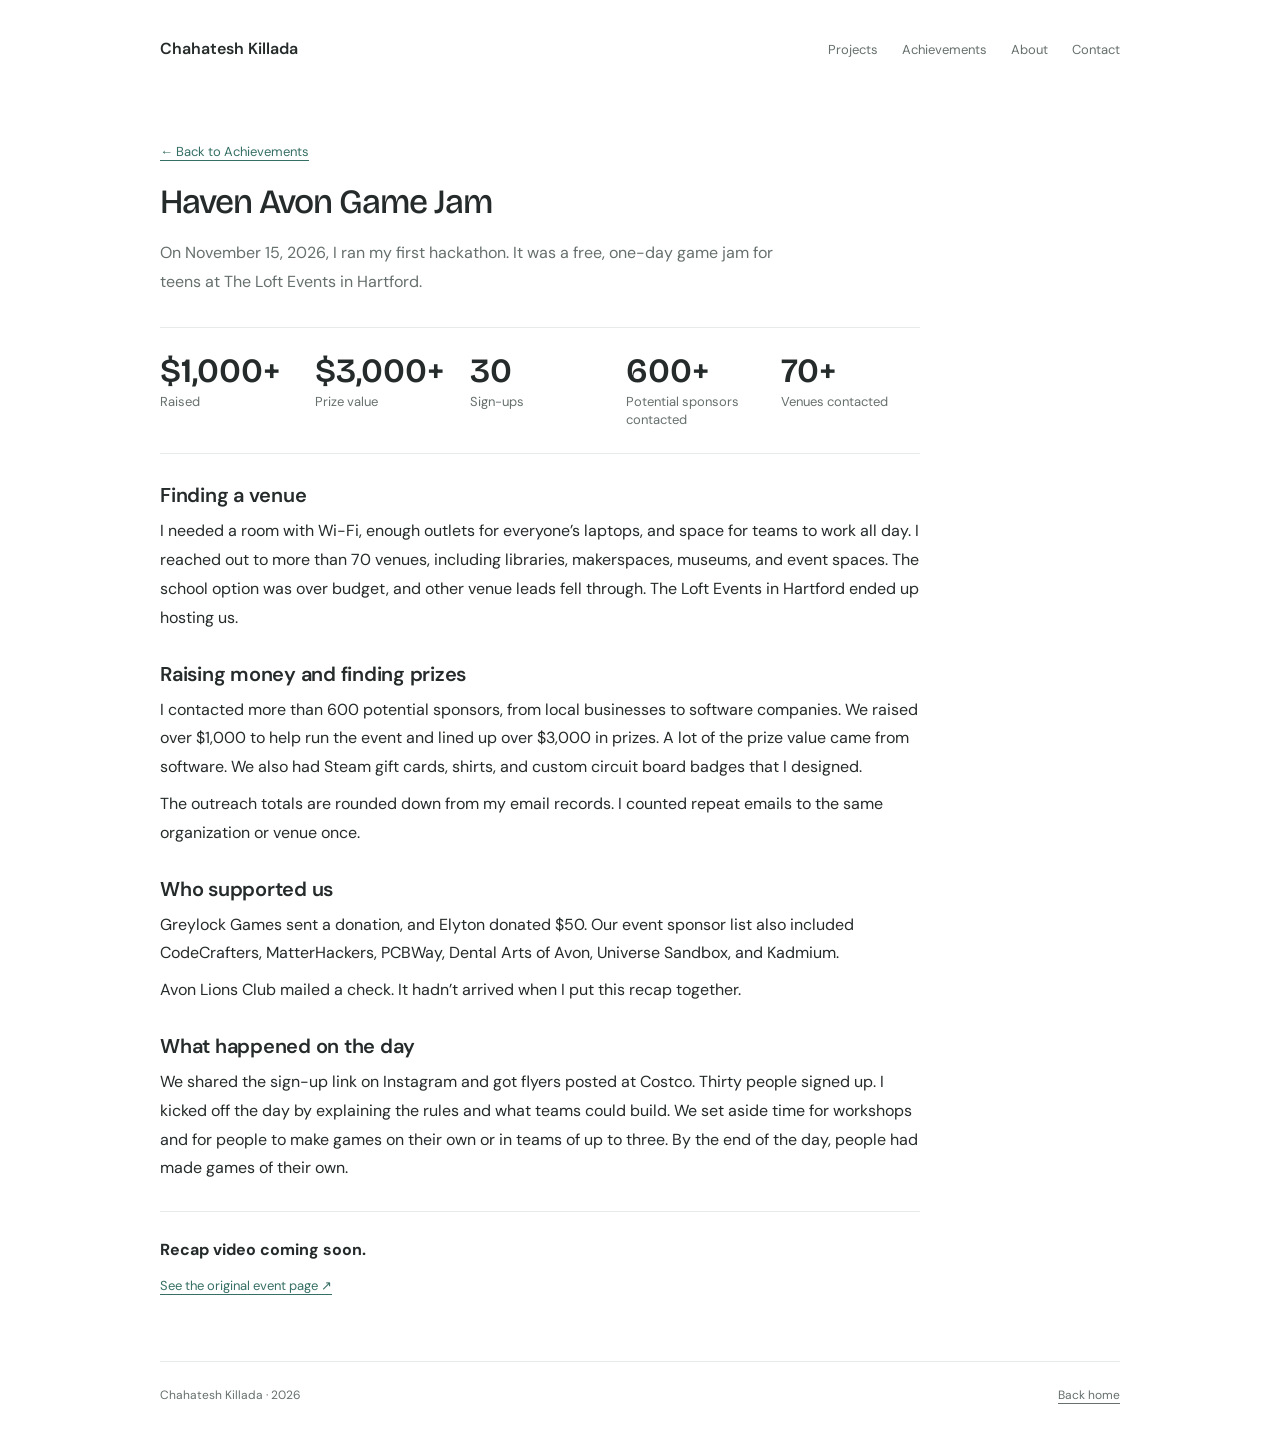
<file: haven-avon.html>
<!DOCTYPE html>
<html lang="en">
<head>
<meta charset="UTF-8" />
<meta name="viewport" content="width=device-width, initial-scale=1.0, viewport-fit=cover" />
<meta name="theme-color" content="#ffffff" />
<title>Haven Avon Game Jam — Chahatesh Killada</title>
<meta name="description" content="How I organized Haven Avon, my first teen game jam, from finding a venue to raising funds and getting prizes." />
<link rel="canonical" href="https://chahatesh.com/haven-avon.html" />
<link rel="icon" href="favicon.svg?v=ck2" type="image/svg+xml" />
<link rel="stylesheet" href="style.css" />
<script src="main.js" defer></script>
</head>
<body>
<a class="skip-link" href="#main">Skip to content</a>
<header class="site-header wrap"><a class="site-name" href="index.html">Chahatesh Killada</a><nav aria-label="Main navigation"><a href="projects.html">Projects</a><a href="achievements.html">Achievements</a><a href="index.html#about">About</a><a href="index.html#contact">Contact</a></nav></header>
<main id="main" class="wrap">
<article class="haven-recap">
  <header class="page-hero">
    <a class="text-link" href="achievements.html#haven-avon">← Back to Achievements</a>
    <h1>Haven Avon Game Jam</h1>
    <p class="page-description">On November 15, 2026, I ran my first hackathon. It was a free, one-day game jam for teens at The Loft Events in Hartford.</p>
  </header>
  <dl class="haven-stats" aria-label="Haven Avon by the numbers">
    <div><dt>Raised</dt><dd>$1,000+</dd></div>
    <div><dt>Prize value</dt><dd>$3,000+</dd></div>
    <div><dt>Sign-ups</dt><dd>30</dd></div>
    <div><dt>Potential sponsors contacted</dt><dd>600+</dd></div>
    <div><dt>Venues contacted</dt><dd>70+</dd></div>
  </dl>

  <section aria-labelledby="haven-venue">
    <h2 id="haven-venue">Finding a venue</h2>
    <p>I needed a room with Wi-Fi, enough outlets for everyone’s laptops, and space for teams to work all day. I reached out to more than 70 venues, including libraries, makerspaces, museums, and event spaces. The school option was over budget, and other venue leads fell through. The Loft Events in Hartford ended up hosting us.</p>
  </section>

  <section aria-labelledby="haven-funding">
    <h2 id="haven-funding">Raising money and finding prizes</h2>
    <p>I contacted more than 600 potential sponsors, from local businesses to software companies. We raised over $1,000 to help run the event and lined up over $3,000 in prizes. A lot of the prize value came from software. We also had Steam gift cards, shirts, and custom circuit board badges that I designed.</p>
    <p>The outreach totals are rounded down from my email records. I counted repeat emails to the same organization or venue once.</p>
  </section>

  <section aria-labelledby="haven-supporters">
    <h2 id="haven-supporters">Who supported us</h2>
    <p>Greylock Games sent a donation, and Elyton donated $50. Our event sponsor list also included CodeCrafters, MatterHackers, PCBWay, Dental Arts of Avon, Universe Sandbox, and Kadmium.</p>
    <p>Avon Lions Club mailed a check. It hadn’t arrived when I put this recap together.</p>
  </section>

  <section aria-labelledby="haven-day">
    <h2 id="haven-day">What happened on the day</h2>
    <p>We shared the sign-up link on Instagram and got flyers posted at Costco. Thirty people signed up. I kicked off the day by explaining the rules and what teams could build. We set aside time for workshops and for people to make games on their own or in teams of up to three. By the end of the day, people had made games of their own.</p>
  </section>

  <footer class="haven-recap-footer">
    <p><strong>Recap video coming soon.</strong></p>
    <a class="text-link" href="https://haven.hackclub.com/avon" target="_blank" rel="noopener">See the original event page ↗</a>
  </footer>
</article>
</main>
<footer class="site-footer wrap"><p>Chahatesh Killada · <span data-year>2026</span></p><a href="index.html">Back home</a></footer>
</body>
</html>
</file>
<file: style.css>
/* A personal website: readable text, direct links, and the actual work. */
@font-face {
  font-family: "DM Sans";
  src: url("assets/dm-sans.woff2") format("woff2");
  font-weight: 400 700;
  font-display: swap;
}
@font-face {
  font-family: "Bricolage Grotesque";
  src: url("assets/bricolage.woff2") format("woff2");
  font-weight: 400 800;
  font-display: swap;
}
:root {
  --paper: #ffffff;
  --ink: #252a2a;
  --muted: #66706e;
  --line: #e6eaea;
  --link: #356f65;
  --soft: #f5f7f6;
  --body: "DM Sans", Arial, sans-serif;
  --display: "Bricolage Grotesque", "Trebuchet MS", sans-serif;
}
*, *::before, *::after { box-sizing: border-box; }
html { -webkit-text-size-adjust: 100%; scroll-padding-top: 28px; }
body { margin: 0; min-width: 320px; background: var(--paper); color: var(--ink); font: 16px/1.8 var(--body); -webkit-font-smoothing: antialiased; }
body.modal-open { overflow: hidden; }
[hidden] { display: none !important; }
img { display: block; max-width: 100%; height: auto; }
h1, h2, h3, h4, p, figure { margin: 0; }
h1, h2, h3, h4 { font-weight: 500; line-height: 1.35; }
h1 { font-family: var(--display); font-size: 42px; letter-spacing: -1px; }
h2 { font-size: 20px; font-weight: 600; letter-spacing: -.25px; }
h3 { font-size: 18px; letter-spacing: -.15px; }
ul { list-style: none; margin: 0; padding: 0; }
a { color: var(--link); text-decoration-thickness: 1px; text-underline-offset: 4px; }
a:hover { text-decoration-color: var(--ink); color: var(--ink); }
button, input, textarea { font: inherit; }
button { color: inherit; cursor: pointer; touch-action: manipulation; }
a, button { -webkit-tap-highlight-color: transparent; }
button:disabled { cursor: wait; opacity: .6; }
:focus-visible { outline: 2px solid var(--link); outline-offset: 5px; }
::selection { background: #dcece6; color: var(--ink); }
.wrap { width: min(960px, calc(100% - 56px)); margin-inline: auto; }
.skip-link { position: fixed; top: 12px; left: 12px; padding: 8px 15px; z-index: 200; background: white; transform: translateY(-180%); }
.skip-link:focus { transform: none; }

/* The name is the identity. Navigation is just links. */
.site-header { display: flex; align-items: center; justify-content: space-between; gap: 32px; padding-block: 30px; }
.site-name { color: var(--ink); font-size: 16px; font-weight: 600; text-decoration: none; white-space: nowrap; }
.site-header nav { display: flex; flex-wrap: wrap; gap: 24px; }
.site-header nav a { padding-block: 8px; color: var(--muted); font-size: 13px; text-decoration: none; }
.site-header nav a:hover, .site-header nav a[aria-current="page"] { color: var(--ink); text-decoration: underline; }
.intro { padding-block: 30px 40px; }
.intro-copy { max-width: 690px; }
.intro h1 { margin-bottom: 20px; }
.intro-copy > p { margin-top: 15px; font-size: 17px; line-height: 1.85; }
.intro .intro-links { display: flex; gap: 23px; margin-top: 23px; font-size: 14px; }

.section { padding-block: 30px 38px; border-top: 1px solid var(--line); }
.section-heading { display: flex; align-items: baseline; justify-content: space-between; gap: 22px; margin-bottom: 15px; }
.section-heading > a { font-size: 13px; flex-shrink: 0; }
.selected-work { display: grid; gap: 22px; padding-top: 9px; }
.work-project, .archive-card, .build-gallery > article { padding: 24px; border: 1px solid #dce3e0; border-radius: 8px; background: var(--paper); }
.work-project:focus-within, .archive-card:focus-within, .build-gallery > article:focus-within { border-color: var(--link); }
.work-project { display: grid; grid-template-columns: minmax(0, 1fr) 280px; gap: 32px; align-items: center; min-width: 0; }
.work-copy { max-width: 510px; }
.work-copy h3 a, .work-copy h3 button { color: var(--ink); font: inherit; letter-spacing: inherit; text-decoration: none; }
.work-copy h3 button { border: 0; background: none; padding: 0; text-align: left; }
.work-copy h3 a:hover, .work-copy h3 button:hover { text-decoration: underline; text-underline-offset: 4px; }
.work-copy p { color: var(--muted); font-size: 15px; line-height: 1.8; margin-top: 9px; }
.text-link { display: inline-block; padding: 4px 0; margin: 7px 0 0; border: 0; background: transparent; color: var(--link); font-size: 13px; line-height: 1.6; text-decoration: underline; text-decoration-thickness: 1px; text-underline-offset: 4px; text-align: left; }
.text-link:hover { color: var(--ink); }
.project-preview { display: block; width: 100%; padding: 0; border: 0; background: none; }
.project-preview img { width: 100%; height: auto; max-height: 190px; object-fit: contain; border: 1px solid var(--line); border-radius: 4px; }
.photo-preview img { height: 290px; max-height: none; object-fit: cover; object-position: center 32%; border: 0; }

/* The visual interest comes from Chahatesh’s own builds and presentations. */
.intro-gallery { display: grid; grid-template-columns: .8fr 1.4fr; gap: 22px; margin-top: 29px; }
.intro-photo { display: block; width: 100%; padding: 0; border: 0; background: var(--soft); border-radius: 4px; overflow: hidden; }
.intro-photo img { width: 100%; height: 290px; object-fit: cover; object-position: center 42%; }
.intro-gallery figure:last-child img { object-position: center 45%; }
.intro-gallery figcaption { color: var(--muted); font-size: 12px; margin-top: 9px; line-height: 1.6; }
.build-gallery { display: grid; grid-template-columns: repeat(3, minmax(0, 1fr)); gap: 25px; padding-top: 8px; }
.build-gallery > article { min-width: 0; padding: 14px; }
.build-gallery-image { display: block; background: var(--soft); border: 1px solid var(--line); border-radius: 4px; overflow: hidden; }
.build-gallery-image img { width: 100%; height: 163px; object-fit: contain; }
.build-gallery h3 { font-size: 14px; font-weight: 400; margin-top: 11px; line-height: 1.6; }
.build-gallery h3 a { color: var(--ink); }

.video-grid { display: grid; grid-template-columns: 1fr 1fr; gap: 30px; padding-top: 8px; }
.video-thumb { display: block; aspect-ratio: 16 / 9; overflow: hidden; border-radius: 3px; }
.video-thumb img { width: 100%; height: 100%; object-fit: cover; }
.video-item h3 { font-size: 15px; line-height: 1.65; font-weight: 400; margin-top: 12px; }
.video-item h3 a { color: var(--ink); }
.contact-section > h2 { margin-bottom: 20px; }
.about-layout { display: grid; grid-template-columns: .85fr 1.15fr; gap: 68px; }
.about-copy { max-width: 380px; }
.about-copy h2 { margin-bottom: 21px; }
.about-copy p { font-size: 16px; line-height: 1.8; }
.about-copy p + p { margin-top: 14px; }
.about-copy .about-lead { max-width: 320px; font-size: 26px; line-height: 1.45; letter-spacing: -.4px; margin-bottom: 18px; }
.about-copy strong { font-weight: 600; }
.about-lead strong { color: var(--link); }
.milestones { min-width: 0; }
.milestones > h3 { font-size: 17px; font-weight: 600; margin-bottom: 7px; }
.milestones li { display: grid; grid-template-columns: 70px minmax(0, 1fr); gap: 20px; padding-block: 19px; }
.milestones li + li { border-top: 1px solid var(--line); }
.milestone-label { color: var(--muted); font-size: 12px; padding-top: 2px; }
.milestone-copy h4 { font-size: 16px; font-weight: 600; line-height: 1.5; }
.milestone-copy p { margin-top: 5px; color: var(--muted); font-size: 14px; line-height: 1.75; }
.milestone-copy strong { color: var(--ink); font-weight: 600; }
.milestones > a { display: inline-flex; align-items: center; gap: 7px; min-height: 44px; margin-top: 1px; font-size: 14px; }
.contact-section > p { font-size: 15px; }
.contact-section a { overflow-wrap: anywhere; }
.contact-socials { display: flex; gap: 23px; margin-top: 16px; }
.message-details { max-width: 600px; margin-top: 23px; }
.message-details summary { width: fit-content; color: var(--muted); font-size: 13px; cursor: pointer; padding-block: 7px; }
.message-details summary:hover { color: var(--ink); }
.contact-form { margin-top: 23px; }
.contact-form label { display: block; font-size: 12px; margin-bottom: 17px; }
.optional { color: var(--muted); }
.form-row { display: grid; grid-template-columns: 1fr 1fr; gap: 18px; }
.contact-form input:not([type="hidden"]), .contact-form textarea { width: 100%; display: block; margin-top: 6px; padding: 10px 12px; color: var(--ink); background: #fff; border: 1px solid #cfd6d3; border-radius: 3px; font-size: 14px; min-height: 43px; }
.contact-form textarea { resize: vertical; min-height: 115px; }
.contact-form [aria-invalid="true"] { border-color: #a5322b; }
.form-bottom { display: flex; align-items: center; gap: 20px; }
.btn { display: inline-block; padding: 9px 15px; border: 1px solid #bcc7c2; border-radius: 3px; background: #fff; color: var(--ink); font-size: 13px; line-height: 1.6; text-align: center; }
.btn:hover { background: var(--soft); border-color: var(--ink); }
.form-status { color: var(--muted); font-size: 12px; line-height: 1.6; }
.form-status.bad { color: #9c2b25; }
.form-status.ok { color: #276144; }
.site-footer { display: flex; align-items: center; justify-content: space-between; gap: 20px; padding-block: 23px 32px; border-top: 1px solid var(--line); color: var(--muted); font-size: 12px; }
.site-footer a { color: var(--muted); }

/* A browseable list of projects, with real media where it exists. */
.page-hero { padding-block: 38px 30px; }
.page-hero h1 { font-size: 34px; }
.page-description { margin-top: 14px; color: var(--muted); max-width: 630px; font-size: 16px; }
.project-tools { display: flex; align-items: center; flex-wrap: wrap; gap: 20px; margin: 3px 0 35px; }
.project-search { width: 235px; }
.project-search input { width: 100%; min-width: 0; min-height: 40px; padding: 9px 11px; color: var(--ink); border: 1px solid #cfd6d3; border-radius: 3px; background: #fff; font-size: 13px; }
.filter-bar { display: flex; align-items: center; flex-wrap: wrap; gap: 17px; flex: 1; }
.filter-btn { padding: 8px 0; border: 0; border-bottom: 1px solid transparent; background: none; color: var(--muted); font-size: 12px; min-height: 39px; }
.filter-btn:hover { color: var(--ink); }
.filter-btn.active { border-bottom-color: var(--ink); color: var(--ink); }
.filter-status { margin-left: auto; font-size: 11px; color: var(--muted); }
.archive-section { padding-bottom: 50px; }
.archive-grid { display: grid; gap: 22px; }
.archive-card { display: grid; grid-template-columns: 180px minmax(0, 1fr); gap: 32px; align-items: center; min-width: 0; }
.archive-thumb { display: block; width: 100%; padding: 0; border: 0; background: none; }
.archive-thumb img { width: 100%; height: auto; max-height: 150px; object-fit: contain; border-radius: 3px; }
.archive-thumb.photo img { height: 177px; max-height: none; object-fit: cover; object-position: center 40%; }
.archive-body .project-meta { color: var(--muted); font-size: 11px; margin-bottom: 6px; }
.archive-body h2 { font-size: 19px; font-weight: 500; letter-spacing: -.2px; }
.archive-body h2 a, .archive-body h2 button { color: var(--ink); text-decoration: none; }
.archive-body h2 a:hover, .archive-body h2 button:hover { text-decoration: underline; text-underline-offset: 4px; }
.archive-body h2 button { border: 0; background: none; padding: 0; font: inherit; text-align: left; }
.archive-body > p:not(.project-meta) { margin-top: 7px; font-size: 14px; color: var(--muted); line-height: 1.8; max-width: 560px; }
.archive-body .text-link { margin-top: 5px; font-size: 12px; }
.archive-no-image { display: block; margin-left: 0; }
.archive-note { font-size: 13px; margin-top: 35px; color: var(--muted); }
.archive-note .text-link { font-size: inherit; }
.archive-empty { padding-block: 15px 50px; font-size: 14px; color: var(--muted); }
.archive-empty .text-link { display: block; margin-top: 10px; }
.schematic-preview { display: block; border: 0; padding: 0; background: none; width: 100%; text-align: left; }
.schematic-preview img { width: 100%; height: auto; border-radius: 3px; }
.schematic-preview > span { display: block; margin-top: 8px; color: var(--muted); font-size: 10px; text-decoration: underline; text-underline-offset: 3px; }

.achievement-list { padding-bottom: 40px; }
.achievement-entry { display: grid; grid-template-columns: 80px minmax(0, 1fr) 165px; gap: 26px; align-items: start; padding-block: 27px; border-top: 1px solid var(--line); }
.achievement-entry.no-certificate { grid-template-columns: 80px minmax(0, 1fr); }
.achievement-date, .achievement-entry > time { font-size: 12px; color: var(--muted); padding-top: 2px; }
.achievement-copy h2 { font-size: 19px; font-weight: 500; }
.achievement-copy > p { max-width: 570px; margin-top: 9px; color: var(--muted); font-size: 14px; line-height: 1.8; }
.certificate-preview { display: block; padding: 0; border: 0; background: none; max-width: 220px; }
.certificate-preview img { width: 100%; max-height: 135px; object-fit: contain; border-radius: 2px; }
.certificate-preview span { display: block; font-size: 10px; color: var(--muted); margin-top: 8px; text-decoration: underline; text-underline-offset: 3px; }
.awards-line { display: flex; gap: 7px 16px; flex-wrap: wrap; margin-top: 12px; font-size: 12px; color: var(--muted); }
.archive-footer-link { display: flex; flex-wrap: wrap; gap: 25px; padding-top: 18px; border-top: 1px solid var(--line); }

/* Project details and full-size media remain available from the list. */
.modal-overlay { position: fixed; inset: 0; z-index: 100; display: grid; align-items: start; justify-items: center; padding: 30px 20px; overflow: auto; overscroll-behavior: contain; background: #17252280; }
.modal-content { width: min(740px, 100%); padding: 30px; background: #fff; border-radius: 4px; }
.modal-header { display: flex; align-items: flex-start; justify-content: space-between; gap: 20px; margin-bottom: 24px; }
.modal-header h2 { font-family: var(--display); font-size: 29px; font-weight: 500; }
.modal-header .project-meta { margin-bottom: 6px; font-size: 12px; color: var(--muted); }
.modal-close { display: grid; place-items: center; flex-shrink: 0; width: 39px; height: 39px; border: 0; border-radius: 3px; background: none; font-size: 28px; line-height: 1; }
.modal-close:hover { background: var(--soft); }
.modal-image { width: 100%; max-height: 340px; object-fit: contain; }
.case-block { margin-top: 27px; }
.case-block h3 { font-size: 18px; margin-bottom: 10px; font-weight: 600; }
.case-block > p, .challenge-item p { font-size: 15px; color: var(--muted); line-height: 1.8; }
.architecture-grid { display: flex; flex-wrap: wrap; gap: 6px 17px; }
.arch-item { color: var(--muted); font-size: 13px; }
.challenge-item { margin-top: 17px; }
.challenge-item h4 { font-size: 14px; margin-bottom: 5px; font-weight: 600; }
.modal-actions { display: flex; gap: 12px; flex-wrap: wrap; margin-top: 25px; }
.certificate-modal-image { width: 100%; max-height: 75vh; object-fit: contain; }
.full-image-link { margin-top: 19px; }

@media (max-width: 700px) {
  .wrap { width: calc(100% - 44px); }
  .site-header { gap: 20px; }
  .site-header nav { gap: 17px; }
  .site-header nav a { font-size: 12px; }
  .about-layout { grid-template-columns: 1fr; gap: 32px; }
  .about-copy { max-width: 580px; }
  .about-copy .about-lead { max-width: none; }
  .work-project { grid-template-columns: minmax(0, 1fr) 150px; gap: 28px; }
  .photo-preview img { height: 170px; }
  .archive-card { grid-template-columns: 150px minmax(0, 1fr); gap: 25px; }
  .archive-thumb.photo img { height: 155px; }
  .project-search { width: 100%; }
  .filter-bar { flex: auto; width: 100%; }
  .project-tools { gap: 8px; }
  .achievement-entry { grid-template-columns: 65px minmax(0, 1fr) 135px; gap: 20px; }
  .achievement-entry.no-certificate { grid-template-columns: 65px minmax(0, 1fr); }
}
@media (max-width: 520px) {
  .wrap { width: calc(100% - 40px); }
  .site-header { display: block; padding-block: 23px 9px; }
  .site-name { display: inline-block; font-size: 16px; }
  .site-header nav { gap: 20px; margin-top: 10px; }
  .site-header nav a { font-size: 12px; min-height: 42px; }
  h1 { font-size: 31px; letter-spacing: -.7px; }
  .intro { padding-block: 26px 35px; }
  .intro h1 { margin-bottom: 17px; }
  .intro-copy > p { font-size: 16px; margin-top: 13px; line-height: 1.85; }
  .intro .intro-links { font-size: 13px; margin-top: 20px; }
  .section { padding-block: 26px 31px; }
  h2 { font-size: 19px; }
  .section-heading { gap: 16px; margin-bottom: 18px; }
  .section-heading > a { font-size: 12px; }
  .selected-work { gap: 18px; }
  .work-project, .archive-card { padding: 17px; }
  .work-project { grid-template-columns: minmax(0, 1fr) 92px; gap: 18px; align-items: start; }
  .work-copy h3 { font-size: 17px; }
  .work-copy p { font-size: 14px; line-height: 1.8; margin-top: 8px; }
  .work-copy .text-link { font-size: 12px; margin-top: 6px; }
  .project-preview { margin-top: 5px; }
  .photo-preview img { height: 133px; }
  .video-grid { gap: 21px; grid-template-columns: 1fr; }
  .video-item h3 { font-size: 14px; margin-top: 10px; }
  .about-copy h2 { margin-bottom: 17px; }
  .about-copy p { font-size: 16px; }
  .about-copy .about-lead { font-size: 25px; margin-bottom: 14px; }
  .milestones > h3 { font-size: 18px; margin-bottom: 4px; }
  .milestones li { grid-template-columns: 1fr; gap: 5px; padding-block: 18px; }
  .milestone-label { font-size: 12px; padding-top: 0; }
  .milestone-copy h4 { font-size: 17px; }
  .milestone-copy p { font-size: 15px; line-height: 1.7; }
  .contact-section > p { font-size: 14px; }
  .contact-socials { gap: 22px; }
  .form-row { grid-template-columns: 1fr; gap: 0; }
  .form-bottom { align-items: flex-start; flex-direction: column; gap: 12px; }
  .site-footer { font-size: 11px; padding-block: 20px 27px; }
  .page-hero { padding-block: 26px 25px; }
  .page-hero h1 { font-size: 30px; }
  .page-description { font-size: 15px; margin-top: 12px; }
  .filter-bar { gap: 15px; }
  .filter-btn { font-size: 11px; }
  .filter-status { width: 100%; margin-left: 0; font-size: 11px; padding-top: 2px; }
  .project-tools { margin-bottom: 26px; }
  .archive-grid { gap: 18px; }
  .archive-card { grid-template-columns: 92px minmax(0, 1fr); gap: 18px; align-items: start; }
  .archive-body h2 { font-size: 17px; }
  .archive-body > p:not(.project-meta) { font-size: 13px; }
  .archive-body .project-meta { font-size: 10px; }
  .archive-body .text-link { font-size: 11px; }
  .archive-thumb { margin-top: 4px; }
  .archive-thumb.photo img { height: 130px; }
  .archive-no-image { margin-left: 0; }
  .schematic-preview > span { font-size: 9px; }
  .achievement-entry, .achievement-entry.no-certificate { grid-template-columns: 1fr; gap: 9px; padding-block: 24px; }
  .achievement-copy h2 { font-size: 18px; }
  .achievement-copy > p { font-size: 14px; }
  .certificate-preview { width: 205px; margin-top: 7px; }
  .certificate-preview img { max-height: 145px; }
  .archive-footer-link { gap: 20px; }
  .modal-overlay { padding: 13px; }
  .modal-content { padding: 22px 20px; }
  .modal-header h2 { font-size: 25px; }
  .modal-header { gap: 12px; }
  .case-block > p, .challenge-item p { font-size: 14px; }
}
@media (prefers-reduced-motion: reduce) {
  *, *::before, *::after { scroll-behavior: auto !important; animation: none !important; transition: none !important; }
}

@media (max-width: 700px) {
  .intro-gallery { gap: 17px; }
  .intro-photo img { height: 230px; }
  .build-gallery { gap: 17px; }
  .build-gallery-image img { height: 125px; }
}
@media (max-width: 520px) {
  .intro-gallery { grid-template-columns: 1fr 1.2fr; gap: 12px; margin-top: 24px; }
  .intro-photo img { height: 173px; }
  .intro-gallery figcaption { font-size: 10px; margin-top: 7px; }
  .build-gallery { grid-template-columns: 1fr; gap: 19px; }
  .build-gallery article { display: grid; grid-template-columns: 100px minmax(0, 1fr); gap: 18px; align-items: center; }
  .build-gallery-image img { height: 88px; }
  .build-gallery h3 { margin-top: 0; font-size: 14px; }
}
@media (max-width: 380px) {
  .work-project { grid-template-columns: 1fr; gap: 15px; }
  .project-preview { margin-top: 0; }
  .photo-preview img { height: 200px; }
  .archive-card { grid-template-columns: 1fr; gap: 15px; }
  .archive-thumb { width: min(100%, 200px); margin-top: 0; }
  .archive-thumb.photo img { height: 165px; }
  .build-gallery article { grid-template-columns: 82px minmax(0, 1fr); gap: 15px; }
}

/* One project at a time, with a quiet sliding transition. */
.intro:has(+ .project-carousel) { display: block; padding-bottom: 28px; }
.project-carousel { margin-bottom: 64px; min-width: 0; }
.project-carousel .section-heading { margin-bottom: 18px; }
.carousel-track { display: grid; overflow: hidden; position: relative; border: 1px solid #dce3e0; border-radius: 8px; touch-action: pan-y; }
.carousel-slide { grid-area: 1 / 1; min-width: 0; visibility: hidden; opacity: 0; transform: translateX(100%); transition: transform 650ms cubic-bezier(.22,.68,0,1), opacity 500ms ease; pointer-events: none; }
.carousel-slide--text { display: grid; align-items: center; }
.carousel-slide.is-active { visibility: visible; opacity: 1; transform: translateX(0); pointer-events: auto; z-index: 1; }
.carousel-slide.is-leaving { visibility: visible; opacity: 0; transform: translateX(-100%); }
.carousel-track.is-reversing .carousel-slide { transform: translateX(-100%); }
.carousel-track.is-reversing .carousel-slide.is-active { transform: translateX(0); }
.carousel-track.is-reversing .carousel-slide.is-leaving { transform: translateX(100%); }
.carousel-track.is-resetting .carousel-slide { transition: none; }
.carousel-preview { display: grid; place-items: center; width: 100%; height: clamp(260px, 40vw, 420px); padding: 24px; border: 0; border-bottom: 1px solid var(--line); background: var(--soft); color: var(--ink); text-decoration: none; }
.carousel-preview img { display: block; width: 100%; height: 100%; min-height: 0; object-fit: contain; }
.carousel-placeholder { padding: 24px; font-family: var(--display); font-size: clamp(24px, 4vw, 40px); text-align: center; }
.carousel-blurb { padding: 24px 28px 28px; background: var(--paper); }
.carousel-category { color: var(--muted); font-size: 11px; margin-bottom: 6px; }
.carousel-blurb h3 { font-family: var(--display); font-size: clamp(23px, 3vw, 30px); margin-bottom: 8px; }
.carousel-description { color: var(--muted); font-size: 15px; line-height: 1.75; max-width: 68ch; }
.carousel-blurb .text-link { min-height: 44px; padding-block: 10px; margin-top: 8px; }
.carousel-footer { display: flex; align-items: center; justify-content: space-between; gap: 12px; padding-top: 14px; }
.carousel-position { color: var(--muted); font-size: 12px; font-variant-numeric: tabular-nums; letter-spacing: .06em; }
.carousel-controls { display: flex; align-items: center; gap: 8px; }
.carousel-controls button { min-width: 44px; min-height: 44px; padding: 8px 12px; border: 1px solid #8d9995; border-radius: 4px; background: var(--paper); color: var(--ink); font: inherit; font-size: 13px; }
.carousel-controls button:hover { background: var(--soft); border-color: var(--link); }
@media (max-width: 520px) {
 .project-carousel { margin-bottom: 40px; }
 .carousel-preview { height: 260px; padding: 14px; }
 .carousel-blurb { padding: 18px; }
 .carousel-description { font-size: 14px; }
}
@media (prefers-reduced-motion: reduce) {
 .carousel-slide { transition: none; }
}

/* A bigger, personal introduction above the work. */
.home-intro.intro { padding-top: 42px; }
.home-intro.intro:has(+ .project-carousel) { padding-bottom: 52px; }
.home-intro .intro-copy { max-width: 900px; }
.home-intro h1 { font-family: var(--body); font-size: clamp(54px, 8vw, 104px); font-weight: 700; line-height: .99; letter-spacing: -.055em; margin-bottom: 26px; }
.home-intro h1 > span { display: block; }
.home-intro .intro-surname { color: var(--ink); }
.home-intro .intro-period { color: var(--ink); }
.home-intro .intro-statement { max-width: 700px; margin-top: 0; font-family: var(--body); font-size: clamp(23px, 3vw, 33px); line-height: 1.35; letter-spacing: -.025em; }
.home-intro .intro-links { display: grid; grid-template-columns: repeat(3, minmax(0, 1fr)); max-width: 456px; gap: 12px; margin-top: 28px; font-size: 14px; }
.home-intro .intro-links a { display: flex; align-items: center; justify-content: space-between; gap: 12px; min-height: 52px; padding: 12px 18px; border: 1px solid #8d9995; border-radius: 8px; background: #fff; color: var(--ink); font-weight: 500; text-decoration: none; box-shadow: 0 3px 0 #dce3e0; transition: transform 180ms ease, box-shadow 180ms ease, background-color 180ms ease; }
.home-intro .intro-links a span { transition: transform 180ms ease; }
.home-intro .intro-links a:active { transform: translateY(1px); box-shadow: 0 1px 0 #dce3e0; }
.home-intro .intro-links a:hover { background: #f5f7f6; transform: translateY(-2px); box-shadow: 0 5px 0 #dce3e0; }
.home-intro .intro-links a:hover span { transform: translate(2px, -2px); }
@media (max-width: 520px) {
 .home-intro.intro { padding-top: 25px; }
 .home-intro.intro:has(+ .project-carousel) { padding-bottom: 36px; }
  .home-intro h1 { margin-bottom: 22px; }
  .home-intro .intro-links a { gap: 8px; padding: 12px 10px; font-size: 12px; }
 .home-intro .intro-links { gap: 8px; }
}
@media (max-width: 380px) {
 .home-intro h1 { font-size: 48px; }
 .intro-break { display: none; }
}
@media (prefers-reduced-motion: reduce) {
 .home-intro .intro-links a, .home-intro .intro-links a span { transition: none; }
}

/* Omit the extra intro copy from the rendered landing page. */
.home-intro .intro-eyebrow, .home-intro .intro-detail { display: none; }

/* Haven Avon recap */
.haven-recap { max-width: 760px; padding-bottom: 60px; }
.haven-recap .page-hero .text-link { margin: 0 0 12px; }
.haven-stats { display: grid; grid-template-columns: repeat(auto-fit, minmax(135px, 1fr)); gap: 16px; padding: 24px 0; margin: 0 0 28px; border-block: 1px solid var(--line); }
.haven-stats div { display: flex; flex-direction: column-reverse; justify-content: flex-end; gap: 4px; }
.haven-stats dt { color: var(--muted); font-size: 13px; line-height: 1.4; }
.haven-stats dd { margin: 0; font: 600 clamp(24px, 4vw, 34px)/1.1 var(--display); }
.haven-recap section { margin-bottom: 28px; }
.haven-recap section p { margin-top: 8px; }
.haven-recap-footer { border-top: 1px solid var(--line); padding-top: 24px; }
</file>
